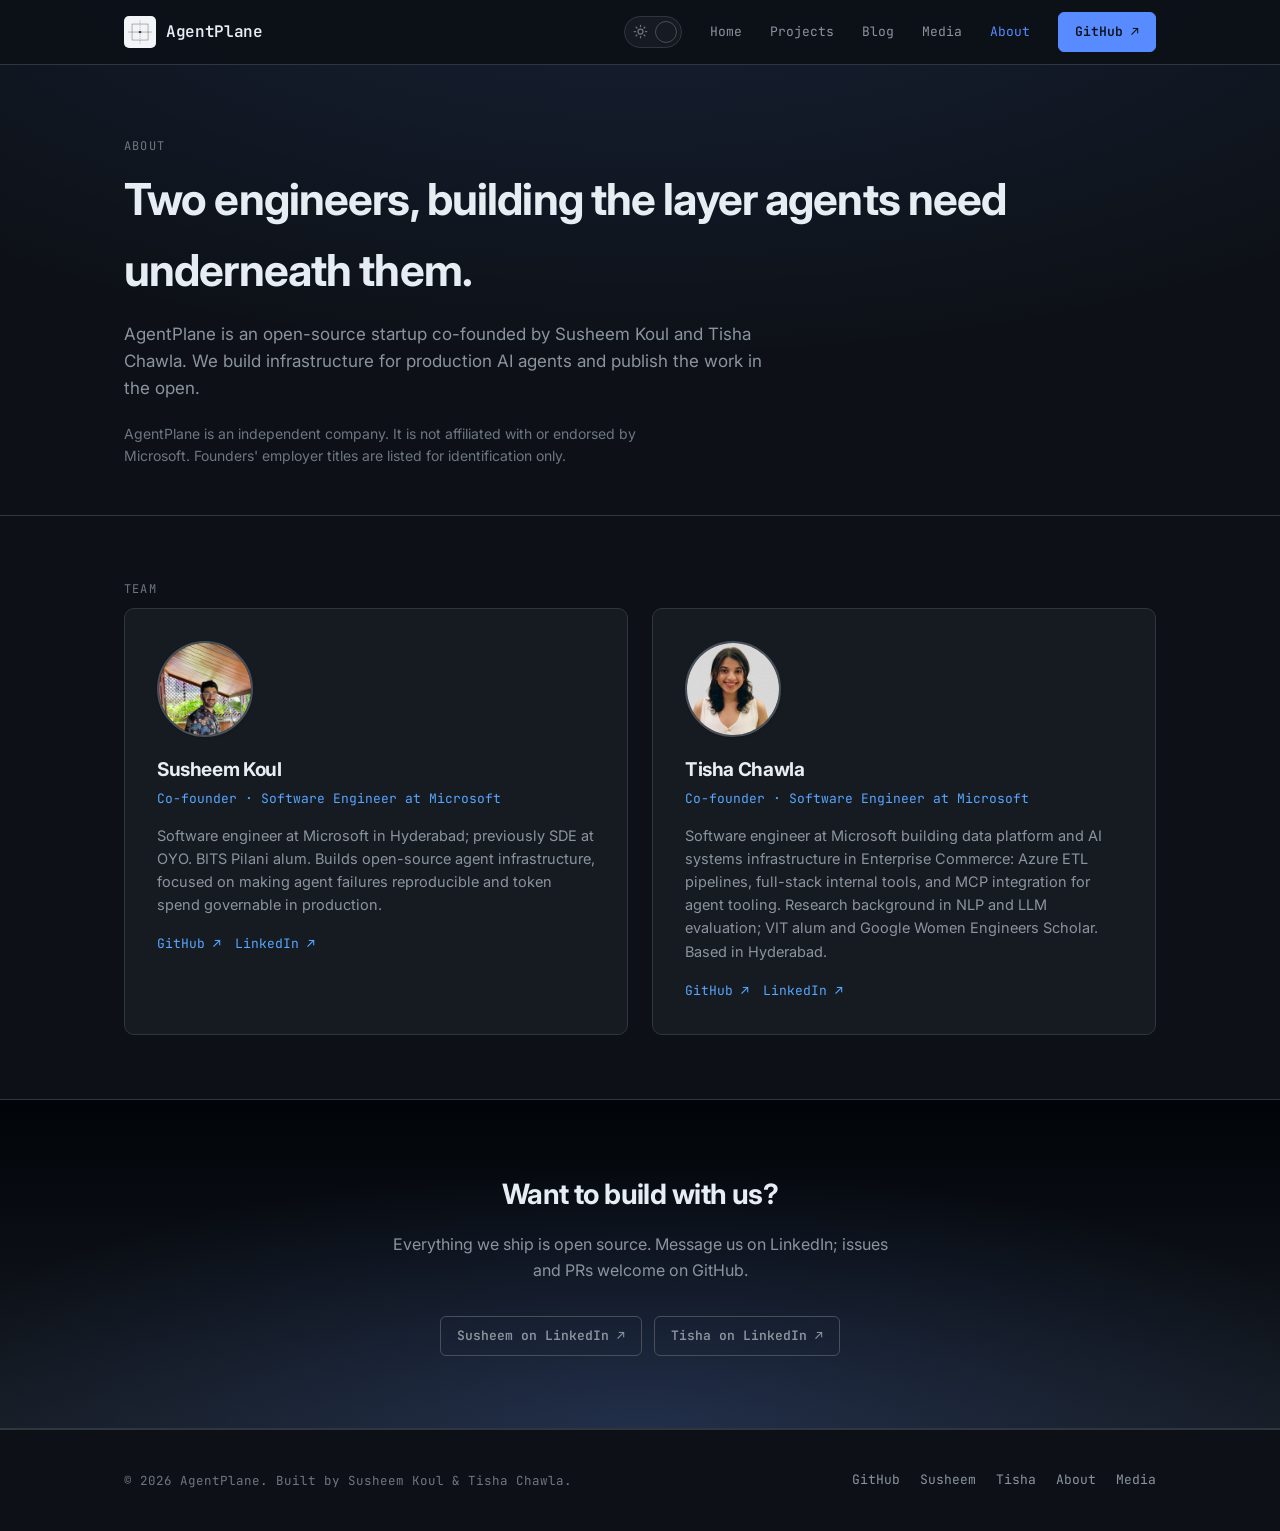
<file: about.html>
<!DOCTYPE html>
<html lang="en">
<head>
<meta charset="UTF-8">
<meta name="viewport" content="width=device-width, initial-scale=1.0">
<title>About - AgentPlane</title>
<meta name="description" content="AgentPlane is an open-source startup built by Susheem Koul and Tisha Chawla, building infrastructure for teams running AI agents in production.">
<link rel="canonical" href="https://theagentplane.github.io/about.html">
<meta property="og:type" content="website">
<meta property="og:url" content="https://theagentplane.github.io/about.html">
<meta property="og:title" content="About - AgentPlane">
<meta property="og:description" content="Open-source startup building Chronicle and TokenOps for production AI agents.">
<meta property="og:image" content="https://theagentplane.github.io/assets/og-about.png">
<meta name="twitter:card" content="summary_large_image">
<meta name="twitter:title" content="About - AgentPlane">
<meta name="twitter:description" content="Open-source startup building Chronicle and TokenOps for production AI agents.">
<meta name="twitter:image" content="https://theagentplane.github.io/assets/og-about.png">
<link rel="icon" href="assets/favicon.png" type="image/png" sizes="32x32">
<link rel="icon" href="assets/favicon-64.png" type="image/png" sizes="64x64">
<link rel="apple-touch-icon" href="assets/apple-touch-icon.png" sizes="180x180">
<link rel="icon" href="assets/icon-192.png" type="image/png" sizes="192x192">
<link rel="preconnect" href="https://fonts.googleapis.com">
<link href="https://fonts.googleapis.com/css2?family=Inter:wght@400;500;600;700&family=JetBrains+Mono:wght@400;500;600;700&display=swap" rel="stylesheet">
<script src="js/theme-init.js"></script>
<link rel="stylesheet" href="css/style.css">
</head>
<body>

<a href="#main-content" class="skip-link">Skip to main content</a>

<nav class="site-nav" aria-label="Main">
  <div class="container">
    <a href="index.html" class="logo">
      <img src="assets/logo-mark.png" alt="AgentPlane logo" class="logo-mark" width="32" height="32">
      AgentPlane
    </a>
    <button type="button" class="nav-toggle" aria-expanded="false" aria-controls="site-nav-menu" aria-label="Open menu">
      <span class="nav-toggle-bar"></span>
      <span class="nav-toggle-bar"></span>
      <span class="nav-toggle-bar"></span>
    </button>
    <div class="nav-links" id="site-nav-menu">
      <a href="index.html">Home</a>
      <a href="projects.html">Projects</a>
      <a href="blog.html">Blog</a>
      <a href="media.html">Media</a>
      <a href="about.html" class="active" aria-current="page">About</a>
      <a href="https://github.com/theagentplane" class="btn btn-solid" target="_blank" rel="noopener">GitHub ↗</a>
    </div>
  </div>
</nav>

<main id="main-content">

<header class="page-header">
  <div class="container">
    <span class="section-label">About</span>
    <h1>Two engineers, building the layer agents need underneath them.</h1>
    <p>AgentPlane is an open-source startup co-founded by Susheem Koul and Tisha Chawla. We build infrastructure for production AI agents and publish the work in the open.</p>
    <p style="font-size:14px; color:var(--text-faint); margin-top:20px;">AgentPlane is an independent company. It is not affiliated with or endorsed by Microsoft. Founders' employer titles are listed for identification only.</p>
  </div>
</header>

<section>
  <div class="container">
    <span class="section-label">Team</span>
    <div class="team-grid">

      <div class="team-card">
        <img class="team-avatar" src="assets/team/susheem-koul.jpg" alt="Susheem Koul" width="96" height="96" loading="lazy" decoding="async">
        <h3>Susheem Koul</h3>
        <div class="team-role">Co-founder · Software Engineer at Microsoft</div>
        <p>Software engineer at Microsoft in Hyderabad; previously SDE at OYO. BITS Pilani alum. Builds open-source agent infrastructure, focused on making agent failures reproducible and token spend governable in production.</p>
        <div class="team-links">
          <a href="https://github.com/susheem-k" target="_blank" rel="noopener">GitHub ↗</a>
          <a href="https://www.linkedin.com/in/susheemkoul/" target="_blank" rel="noopener">LinkedIn ↗</a>
        </div>
      </div>

      <div class="team-card">
        <img class="team-avatar" src="assets/team/tisha-chawla.jpg" alt="Tisha Chawla" width="96" height="96" loading="lazy" decoding="async">
        <h3>Tisha Chawla</h3>
        <div class="team-role">Co-founder · Software Engineer at Microsoft</div>
        <p>Software engineer at Microsoft building data platform and AI systems infrastructure in Enterprise Commerce: Azure ETL pipelines, full-stack internal tools, and MCP integration for agent tooling. Research background in NLP and LLM evaluation; VIT alum and Google Women Engineers Scholar. Based in Hyderabad.</p>
        <div class="team-links">
          <a href="https://github.com/tishachawla-jg" target="_blank" rel="noopener">GitHub ↗</a>
          <a href="https://in.linkedin.com/in/tisha-chawla" target="_blank" rel="noopener">LinkedIn ↗</a>
        </div>
      </div>

    </div>
  </div>
</section>

<section class="cta-band">
  <div class="container">
    <h2>Want to build with us?</h2>
    <p>Everything we ship is open source. Message us on LinkedIn; issues and PRs welcome on GitHub.</p>
    <div class="founders-cta">
      <a href="https://www.linkedin.com/in/susheemkoul/" class="btn btn-ghost" target="_blank" rel="noopener">Susheem on LinkedIn ↗</a>
      <a href="https://in.linkedin.com/in/tisha-chawla" class="btn btn-ghost" target="_blank" rel="noopener">Tisha on LinkedIn ↗</a>
    </div>
    <div data-subscribe hidden style="margin-top:32px;"></div>
  </div>
</section>

</main>

<footer>
  <div class="container">
    <div class="footer-left">© 2026 AgentPlane. Built by Susheem Koul &amp; Tisha Chawla.</div>
    <div class="footer-links">
      <a href="https://github.com/theagentplane" target="_blank" rel="noopener">GitHub</a>
      <a href="https://www.linkedin.com/in/susheemkoul/" target="_blank" rel="noopener">Susheem</a>
      <a href="https://in.linkedin.com/in/tisha-chawla" target="_blank" rel="noopener">Tisha</a>
      <a href="about.html">About</a>
      <a href="media.html">Media</a>
    </div>
  </div>
</footer>

<script src="js/theme.js"></script>
<script src="js/nav.js"></script>
<script src="js/subscribe.js"></script>

</body>
</html>
</file>
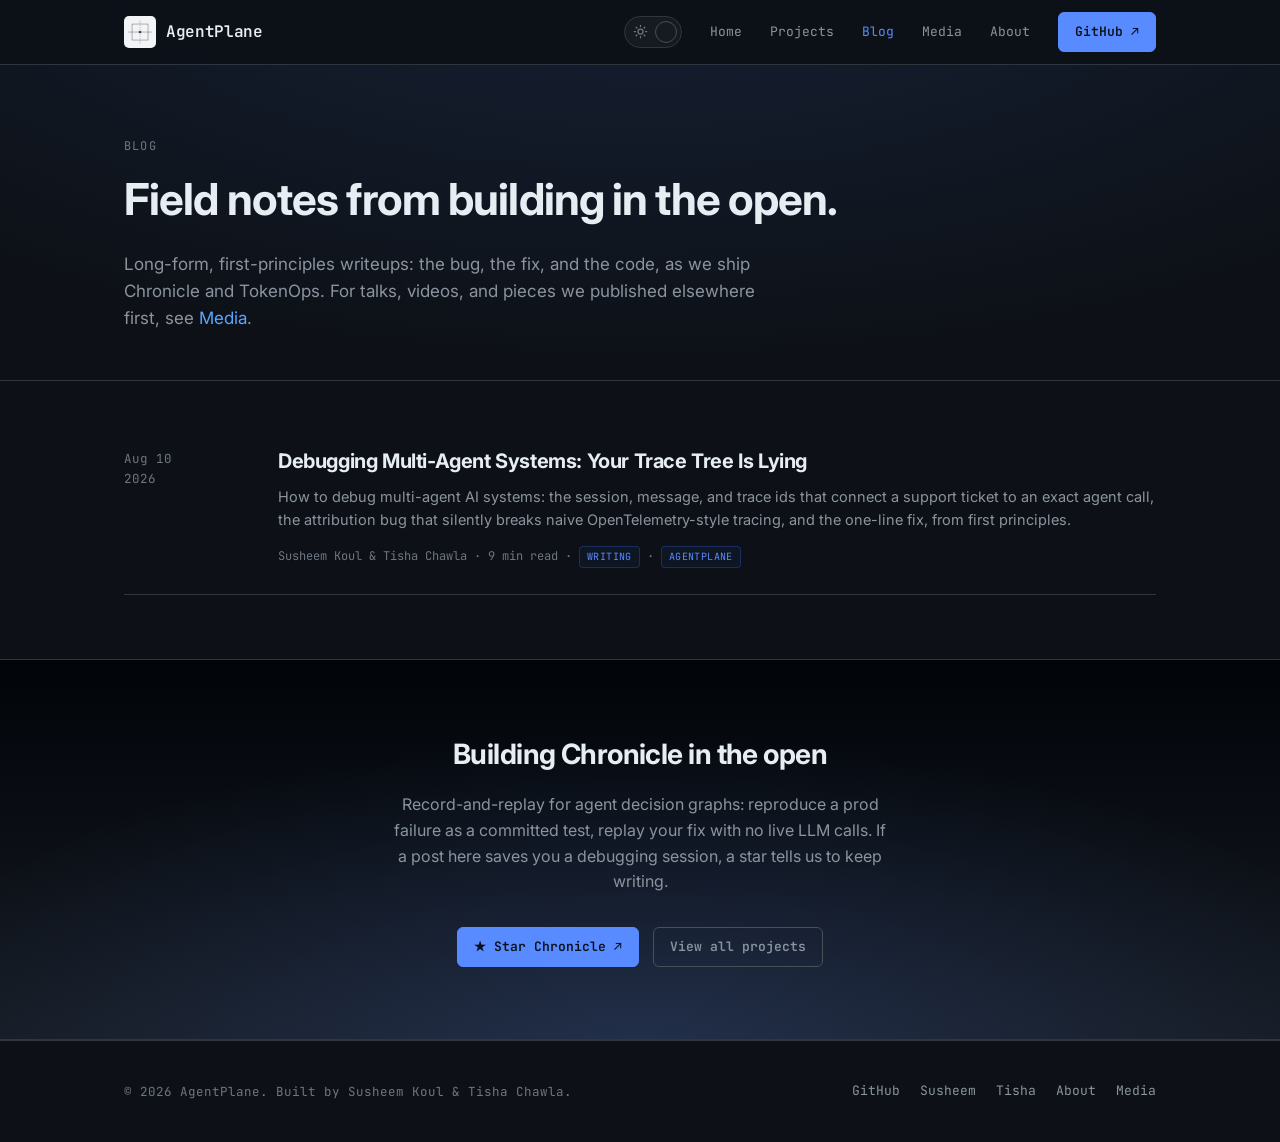
<file: blog.html>
<!DOCTYPE html>
<html lang="en">
<head>
<meta charset="UTF-8">
<meta name="viewport" content="width=device-width, initial-scale=1.0">
<title>Blog - AgentPlane</title>
<meta name="description" content="Long-form, first-principles writing on agent debugging, replay, and token infrastructure from Susheem Koul and Tisha Chawla.">
<link rel="canonical" href="https://theagentplane.github.io/blog.html">
<meta property="og:type" content="website">
<meta property="og:url" content="https://theagentplane.github.io/blog.html">
<meta property="og:title" content="Blog - AgentPlane">
<meta property="og:description" content="Long-form, first-principles writing on agent debugging, replay, and token infrastructure.">
<meta property="og:image" content="https://theagentplane.github.io/assets/og-blog.png">
<meta name="twitter:card" content="summary_large_image">
<meta name="twitter:title" content="Blog - AgentPlane">
<meta name="twitter:description" content="Long-form, first-principles writing on agent debugging, replay, and token infrastructure.">
<meta name="twitter:image" content="https://theagentplane.github.io/assets/og-blog.png">
<link rel="icon" href="assets/favicon.png" type="image/png" sizes="32x32">
<link rel="icon" href="assets/favicon-64.png" type="image/png" sizes="64x64">
<link rel="apple-touch-icon" href="assets/apple-touch-icon.png" sizes="180x180">
<link rel="icon" href="assets/icon-192.png" type="image/png" sizes="192x192">
<link rel="preconnect" href="https://fonts.googleapis.com">
<link href="https://fonts.googleapis.com/css2?family=Inter:wght@400;500;600;700&family=JetBrains+Mono:wght@400;500;600;700&display=swap" rel="stylesheet">
<script src="js/theme-init.js"></script>
<link rel="stylesheet" href="css/style.css">
</head>
<body>

<a href="#main-content" class="skip-link">Skip to main content</a>

<nav class="site-nav" aria-label="Main">
  <div class="container">
    <a href="index.html" class="logo">
      <img src="assets/logo-mark.png" alt="AgentPlane logo" class="logo-mark" width="32" height="32">
      AgentPlane
    </a>
    <button type="button" class="nav-toggle" aria-expanded="false" aria-controls="site-nav-menu" aria-label="Open menu">
      <span class="nav-toggle-bar"></span>
      <span class="nav-toggle-bar"></span>
      <span class="nav-toggle-bar"></span>
    </button>
    <div class="nav-links" id="site-nav-menu">
      <a href="index.html">Home</a>
      <a href="projects.html">Projects</a>
      <a href="blog.html" class="active" aria-current="page">Blog</a>
      <a href="media.html">Media</a>
      <a href="about.html">About</a>
      <a href="https://github.com/theagentplane" class="btn btn-solid" target="_blank" rel="noopener">GitHub ↗</a>
    </div>
  </div>
</nav>

<main id="main-content">

<header class="page-header">
  <div class="container">
    <span class="section-label">Blog</span>
    <h1>Field notes from building in the open.</h1>
    <p>Long-form, first-principles writeups: the bug, the fix, and the code, as we ship Chronicle and TokenOps. For talks, videos, and pieces we published elsewhere first, see <a href="media.html">Media</a>.</p>
  </div>
</header>

<section>
  <div class="container">
    <div id="blog-list" class="post-list"></div>
  </div>
</section>

<section class="cta-band">
  <div class="container">
    <h2>Building Chronicle in the open</h2>
    <p>Record-and-replay for agent decision graphs: reproduce a prod failure as a committed test, replay your fix with no live LLM calls. If a post here saves you a debugging session, a star tells us to keep writing.</p>
    <div class="cta-actions">
      <a href="https://github.com/theagentplane/chronicle" class="btn btn-solid" target="_blank" rel="noopener">★ Star Chronicle ↗</a>
      <a href="projects.html" class="btn btn-ghost">View all projects</a>
    </div>
  </div>
</section>

</main>

<footer>
  <div class="container">
    <div class="footer-left">© 2026 AgentPlane. Built by Susheem Koul &amp; Tisha Chawla.</div>
    <div class="footer-links">
      <a href="https://github.com/theagentplane" target="_blank" rel="noopener">GitHub</a>
      <a href="https://www.linkedin.com/in/susheemkoul/" target="_blank" rel="noopener">Susheem</a>
      <a href="https://in.linkedin.com/in/tisha-chawla" target="_blank" rel="noopener">Tisha</a>
      <a href="about.html">About</a>
      <a href="media.html">Media</a>
    </div>
  </div>
</footer>

<script src="js/theme.js"></script>
<script src="js/nav.js"></script>
<script src="js/media.js"></script>
<script>renderMediaList('blog-list', null, null, 'AgentPlane');</script>

</body>
</html>
</file>
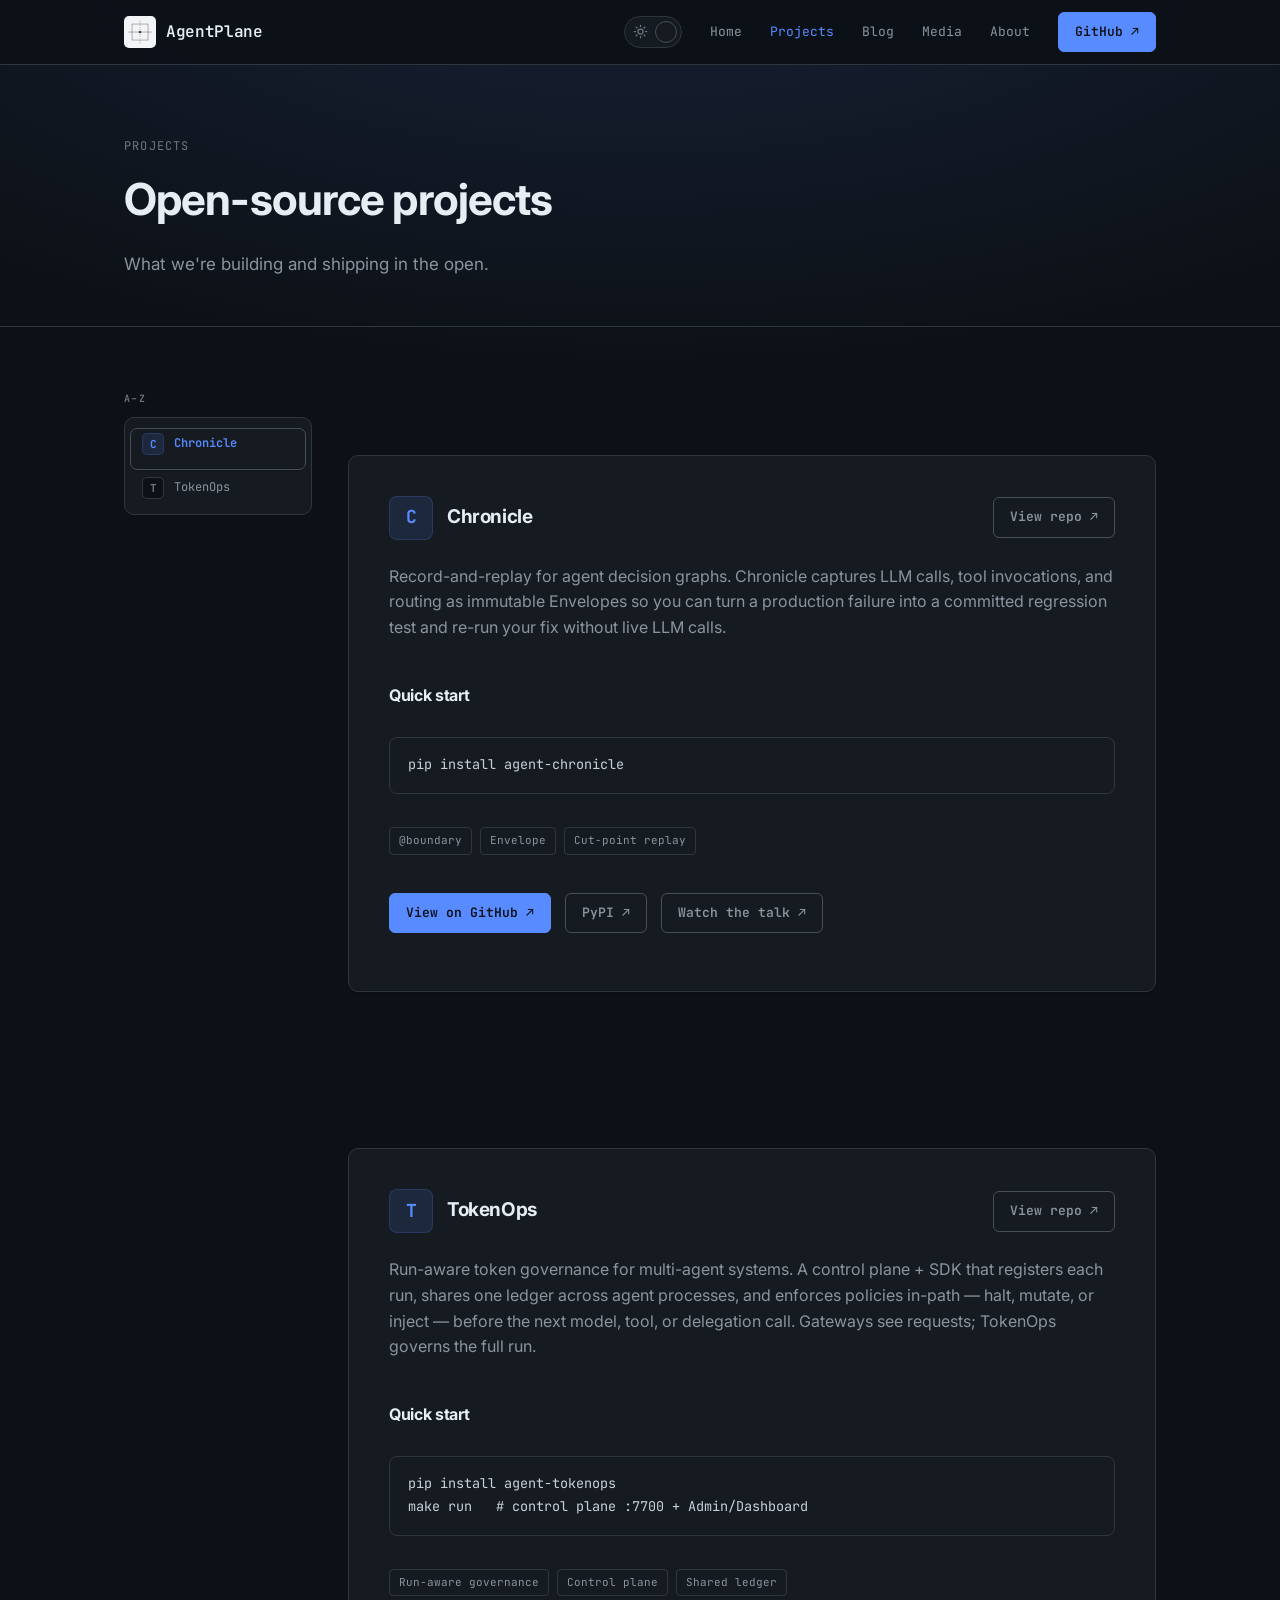
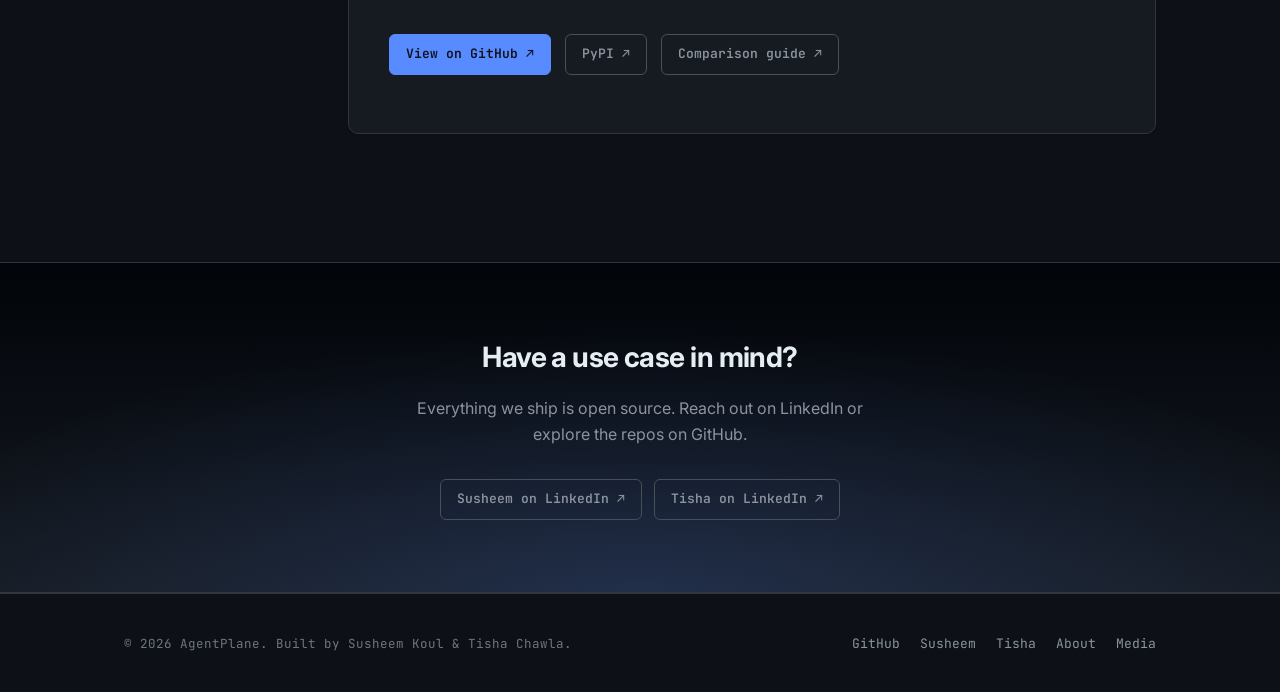
<file: projects.html>
<!DOCTYPE html>
<html lang="en">
<head>
<meta charset="UTF-8">
<meta name="viewport" content="width=device-width, initial-scale=1.0">
<title>Projects - AgentPlane</title>
<meta name="description" content="Open-source tooling and reference architecture for agent observability, token infrastructure, and more, built by AgentPlane.">
<link rel="canonical" href="https://theagentplane.github.io/projects.html">
<meta property="og:type" content="website">
<meta property="og:url" content="https://theagentplane.github.io/projects.html">
<meta property="og:title" content="Projects - AgentPlane">
<meta property="og:description" content="Open-source tooling for agent observability, token infrastructure, and more.">
<meta property="og:image" content="https://theagentplane.github.io/assets/og-projects.png">
<meta name="twitter:card" content="summary_large_image">
<meta name="twitter:title" content="Projects - AgentPlane">
<meta name="twitter:description" content="Open-source tooling for agent observability, token infrastructure, and more.">
<meta name="twitter:image" content="https://theagentplane.github.io/assets/og-projects.png">
<link rel="icon" href="assets/favicon.png" type="image/png" sizes="32x32">
<link rel="icon" href="assets/favicon-64.png" type="image/png" sizes="64x64">
<link rel="apple-touch-icon" href="assets/apple-touch-icon.png" sizes="180x180">
<link rel="icon" href="assets/icon-192.png" type="image/png" sizes="192x192">
<link rel="preconnect" href="https://fonts.googleapis.com">
<link href="https://fonts.googleapis.com/css2?family=Inter:wght@400;500;600;700&family=JetBrains+Mono:wght@400;500;600;700&display=swap" rel="stylesheet">
<script src="js/theme-init.js"></script>
<link rel="stylesheet" href="css/style.css">
</head>
<body>

<a href="#main-content" class="skip-link">Skip to main content</a>

<nav class="site-nav" aria-label="Main">
  <div class="container">
    <a href="index.html" class="logo">
      <img src="assets/logo-mark.png" alt="AgentPlane logo" class="logo-mark" width="32" height="32">
      AgentPlane
    </a>
    <button type="button" class="nav-toggle" aria-expanded="false" aria-controls="site-nav-menu" aria-label="Open menu">
      <span class="nav-toggle-bar"></span>
      <span class="nav-toggle-bar"></span>
      <span class="nav-toggle-bar"></span>
    </button>
    <div class="nav-links" id="site-nav-menu">
      <a href="index.html">Home</a>
      <a href="projects.html" class="active" aria-current="page">Projects</a>
      <a href="blog.html">Blog</a>
      <a href="media.html">Media</a>
      <a href="about.html">About</a>
      <a href="https://github.com/theagentplane" class="btn btn-solid" target="_blank" rel="noopener">GitHub ↗</a>
    </div>
  </div>
</nav>

<main id="main-content">

<header class="page-header">
  <div class="container">
    <span class="section-label">Projects</span>
    <h1>Open-source projects</h1>
    <p>What we're building and shipping in the open.</p>
  </div>
</header>

<section>
  <div class="container">
    <div class="projects-layout projects-layout-page">
      <nav class="project-index" id="project-index" aria-label="Browse projects alphabetically"></nav>
      <div class="projects-panel">

<section id="chronicle" class="project-detail">
    <div class="card project-detail-card">
      <div class="card-top">
        <div style="display:flex; align-items:center; gap:14px;">
          <div class="card-icon" style="width:44px;height:44px;font-size:18px;">C</div>
          <div>
            <h3 style="margin-bottom:2px;">Chronicle</h3>
            <span class="stars" data-github-repo="theagentplane/chronicle" data-github-meta-tail="Python" hidden></span>
          </div>
        </div>
        <a href="https://github.com/theagentplane/chronicle" class="btn btn-ghost" target="_blank" rel="noopener">View repo ↗</a>
      </div>

      <p style="font-size:16px; margin-top:8px;">Record-and-replay for agent decision graphs. Chronicle captures LLM calls, tool invocations, and routing as immutable Envelopes so you can turn a production failure into a committed regression test and re-run your fix without live LLM calls.</p>

      <h4 style="margin-top:24px;">Quick start</h4>
      <pre style="background:var(--bg-elevated); border:1px solid var(--border); border-radius:8px; padding:16px 18px; overflow-x:auto;"><code style="font-family:var(--mono); font-size:13.5px; color:var(--text-prose);">pip install agent-chronicle</code></pre>

      <div class="tag-row" style="margin-top:20px;">
        <span class="tag">@boundary</span>
        <span class="tag">Envelope</span>
        <span class="tag">Cut-point replay</span>
      </div>

      <p style="margin-top:20px;">
        <a href="https://github.com/theagentplane/chronicle" class="btn btn-solid" target="_blank" rel="noopener">View on GitHub ↗</a>
        <a href="https://pypi.org/project/agent-chronicle/" class="btn btn-ghost" style="margin-left:10px;" target="_blank" rel="noopener">PyPI ↗</a>
        <a href="https://www.youtube.com/watch?v=Lc8zRh9muoY" class="btn btn-ghost" style="margin-left:10px;" target="_blank" rel="noopener">Watch the talk ↗</a>
      </p>
    </div>
</section>

<section id="TokenOps" class="project-detail">
    <div class="card project-detail-card">
      <div class="card-top">
        <div style="display:flex; align-items:center; gap:14px;">
          <div class="card-icon" style="width:44px;height:44px;font-size:18px;">T</div>
          <div>
            <h3 style="margin-bottom:2px;">TokenOps</h3>
            <span class="stars" data-github-repo="theagentplane/tokenops" data-github-meta-tail="Python" hidden></span>
          </div>
        </div>
        <a href="https://github.com/theagentplane/tokenops" class="btn btn-ghost" target="_blank" rel="noopener">View repo ↗</a>
      </div>

      <p style="font-size:16px; margin-top:8px;">Run-aware token governance for multi-agent systems. A control plane + SDK that registers each run, shares one ledger across agent processes, and enforces policies in-path — halt, mutate, or inject — before the next model, tool, or delegation call. Gateways see requests; TokenOps governs the full run.</p>

      <h4 style="margin-top:24px;">Quick start</h4>
      <pre style="background:var(--bg-elevated); border:1px solid var(--border); border-radius:8px; padding:16px 18px; overflow-x:auto;"><code style="font-family:var(--mono); font-size:13.5px; color:var(--text-prose);">pip install agent-tokenops
make run   # control plane :7700 + Admin/Dashboard</code></pre>

      <div class="tag-row" style="margin-top:20px;">
        <span class="tag">Run-aware governance</span>
        <span class="tag">Control plane</span>
        <span class="tag">Shared ledger</span>
      </div>

      <p style="margin-top:20px;">
        <a href="https://github.com/theagentplane/tokenops" class="btn btn-solid" target="_blank" rel="noopener">View on GitHub ↗</a>
        <a href="https://pypi.org/project/agent-tokenops/" class="btn btn-ghost" style="margin-left:10px;" target="_blank" rel="noopener">PyPI ↗</a>
        <a href="https://github.com/theagentplane/tokenops/blob/main/docs/product/comparison.md" class="btn btn-ghost" style="margin-left:10px;" target="_blank" rel="noopener">Comparison guide ↗</a>
      </p>
    </div>
</section>
    </div>
  </div>
</section>

<section class="cta-band">
  <div class="container">
    <h2>Have a use case in mind?</h2>
    <p>Everything we ship is open source. Reach out on LinkedIn or explore the repos on GitHub.</p>
    <div class="founders-cta">
      <a href="https://www.linkedin.com/in/susheemkoul/" class="btn btn-ghost" target="_blank" rel="noopener">Susheem on LinkedIn ↗</a>
      <a href="https://in.linkedin.com/in/tisha-chawla" class="btn btn-ghost" target="_blank" rel="noopener">Tisha on LinkedIn ↗</a>
    </div>
  </div>
</section>

</main>

<footer>
  <div class="container">
    <div class="footer-left">© 2026 AgentPlane. Built by Susheem Koul &amp; Tisha Chawla.</div>
    <div class="footer-links">
      <a href="https://github.com/theagentplane" target="_blank" rel="noopener">GitHub</a>
      <a href="https://www.linkedin.com/in/susheemkoul/" target="_blank" rel="noopener">Susheem</a>
      <a href="https://in.linkedin.com/in/tisha-chawla" target="_blank" rel="noopener">Tisha</a>
      <a href="about.html">About</a>
      <a href="media.html">Media</a>
    </div>
  </div>
</footer>

<script src="js/theme.js"></script>
<script src="js/nav.js"></script>
<script src="js/github-stars.js"></script>
<script src="js/projects.js"></script>

</body>
</html>
</file>
<file: css/style.css>
/* ============================================================
   AgentPlane - shared stylesheet
   Theme: clean light docs-site aesthetic (Sphinx/PyData/Docusaurus
   style, as used by AutoGen, LangChain, etc.): blue accent, white
   background, card-based sections, mono for code/logo.
   ============================================================ */

:root {
  --bg: #ffffff;
  --bg-elevated: #f6f8fa;
  --bg-card: #ffffff;
  --bg-muted: #f6f8fa;
  --border: #e5e8eb;
  --border-bright: #d0d7de;
  --text: #1c2128;
  --text-dim: #57606a;
  --text-faint: #8c959f;
  --text-prose: #32393f;
  --accent: #3563e9;
  --accent-dim: #1d4fd6;
  --accent-soft: rgba(53, 99, 233, 0.08);
  --accent-glow: rgba(53, 99, 233, 0.12);
  --cyan: #0969da;
  --cyan-dim: #075fc4;
  --red: #cf222e;
  --nav-bg: rgba(255, 255, 255, 0.88);
  --hero-glow: rgba(53, 99, 233, 0.07);
  --grid-dot: rgba(87, 96, 106, 0.18);
  --shadow-sm: 0 1px 2px rgba(16, 24, 40, 0.03);
  --shadow-md: 0 8px 24px rgba(16, 24, 40, 0.08);
  --shadow-lg: 0 16px 40px rgba(16, 24, 40, 0.12);
  --mono: 'JetBrains Mono', 'IBM Plex Mono', ui-monospace, SFMono-Regular, Menlo, Consolas, monospace;
  --sans: 'Inter', -apple-system, BlinkMacSystemFont, 'Segoe UI', Roboto, sans-serif;
  --radius: 6px;
  --max-width: 1080px;
}

[data-theme="dark"] {
  color-scheme: dark;
  --bg: #0d1117;
  --bg-elevated: #161b22;
  --bg-card: #161b22;
  --bg-muted: #010409;
  --border: #30363d;
  --border-bright: #484f58;
  --text: #e6edf3;
  --text-dim: #8b949e;
  --text-faint: #6e7681;
  --text-prose: #c9d1d9;
  --accent: #588bff;
  --accent-dim: #79a3ff;
  --accent-soft: rgba(88, 139, 255, 0.12);
  --accent-glow: rgba(88, 139, 255, 0.18);
  --cyan: #58a6ff;
  --cyan-dim: #79c0ff;
  --red: #f85149;
  --nav-bg: rgba(13, 17, 23, 0.92);
  --hero-glow: rgba(88, 139, 255, 0.14);
  --grid-dot: rgba(139, 148, 158, 0.15);
  --shadow-sm: 0 1px 2px rgba(0, 0, 0, 0.2);
  --shadow-md: 0 8px 24px rgba(0, 0, 0, 0.35);
  --shadow-lg: 0 16px 40px rgba(0, 0, 0, 0.45);
}

* { box-sizing: border-box; }

html {
  scroll-behavior: smooth;
  scroll-padding-top: 80px;
}

/* Skip link - visible on keyboard focus only */
.skip-link {
  position: absolute;
  top: -100px;
  left: 16px;
  z-index: 100;
  padding: 10px 16px;
  font-family: var(--mono);
  font-size: 13px;
  font-weight: 600;
  color: #ffffff;
  background: var(--accent);
  border-radius: var(--radius);
  text-decoration: none;
}

.skip-link:focus {
  top: 16px;
  outline: 2px solid var(--accent);
  outline-offset: 2px;
  text-decoration: none;
}

body {
  margin: 0;
  background: var(--bg);
  background-image:
    radial-gradient(ellipse 80% 50% at 50% -10%, var(--hero-glow), transparent);
  background-attachment: fixed;
  color: var(--text);
  font-family: var(--sans);
  line-height: 1.6;
  -webkit-font-smoothing: antialiased;
  transition: background-color 0.2s ease, color 0.2s ease;
}

/* Faint dot grid in hero; gradient fade below */
.grid-fade {
  background: linear-gradient(180deg, transparent 0%, var(--bg) 65%);
  position: absolute;
  inset: 0;
  pointer-events: none;
  z-index: 1;
}

.hero-grid {
  position: absolute;
  inset: 0;
  background-image: radial-gradient(circle, var(--grid-dot) 1px, transparent 1px);
  background-size: 22px 22px;
  mask-image: linear-gradient(180deg, black 20%, transparent 85%);
  pointer-events: none;
  z-index: 0;
}

a { color: var(--cyan); text-decoration: none; }
a:hover { text-decoration: underline; }

.container {
  max-width: var(--max-width);
  margin: 0 auto;
  padding: 0 24px;
}

/* ---------- Nav ---------- */

.site-nav {
  position: sticky;
  top: 0;
  z-index: 50;
  background: var(--nav-bg);
  backdrop-filter: blur(10px);
  border-bottom: 1px solid var(--border);
  transition: background-color 0.2s ease, border-color 0.2s ease;
}

.site-nav .container {
  display: flex;
  align-items: center;
  justify-content: space-between;
  height: 64px;
  position: relative;
  gap: 12px;
}

.nav-toggle {
  display: none;
  flex-direction: column;
  justify-content: center;
  gap: 5px;
  width: 40px;
  height: 40px;
  padding: 0;
  border: 1px solid var(--border);
  border-radius: var(--radius);
  background: var(--bg);
  cursor: pointer;
}

.nav-toggle-bar {
  display: block;
  width: 18px;
  height: 2px;
  margin: 0 auto;
  background: var(--text-dim);
  border-radius: 1px;
  transition: background 0.15s ease;
}

.nav-toggle:hover .nav-toggle-bar,
.nav-toggle[aria-expanded="true"] .nav-toggle-bar {
  background: var(--accent);
}

.logo {
  display: flex;
  align-items: center;
  gap: 10px;
  font-family: var(--mono);
  font-weight: 600;
  font-size: 16px;
  color: var(--text);
  letter-spacing: -0.02em;
}

.logo:hover { text-decoration: none; }

.logo-mark {
  width: 32px;
  height: 32px;
  flex-shrink: 0;
  display: block;
  border-radius: 5px;
}

.nav-links {
  display: flex;
  align-items: center;
  gap: 28px;
  font-family: var(--mono);
  font-size: 13px;
}

.nav-links a {
  color: var(--text-dim);
  text-decoration: none;
  transition: color 0.15s ease;
}

.nav-links a:hover,
.nav-links a.active {
  color: var(--accent);
}

.nav-links .btn { color: var(--bg); }

.nav-links .theme-switch {
  align-self: center;
}

/* Theme switch - slider */

.theme-switch {
  display: inline-flex;
  align-items: center;
  padding: 0;
  border: none;
  background: transparent;
  cursor: pointer;
  flex-shrink: 0;
  -webkit-tap-highlight-color: transparent;
}

.theme-switch-track {
  position: relative;
  display: flex;
  align-items: center;
  justify-content: space-between;
  width: 58px;
  height: 32px;
  padding: 0 8px;
  border-radius: 999px;
  background: var(--bg-elevated);
  border: 1px solid var(--border);
  box-sizing: border-box;
  transition: border-color 0.2s ease, background 0.2s ease;
}

.theme-switch:hover .theme-switch-track {
  border-color: var(--border-bright);
}

.theme-switch:focus-visible .theme-switch-track {
  outline: 2px solid var(--accent);
  outline-offset: 2px;
}

.theme-switch-icon {
  width: 15px;
  height: 15px;
  color: var(--text-faint);
  flex-shrink: 0;
  position: relative;
  z-index: 1;
  transition: color 0.2s ease;
}

.theme-switch-thumb {
  position: absolute;
  top: 50%;
  left: 3px;
  width: 22px;
  height: 22px;
  border-radius: 50%;
  background: var(--bg-card);
  border: 1px solid var(--border-bright);
  box-shadow: var(--shadow-sm);
  transition: transform 0.22s cubic-bezier(0.4, 0, 0.2, 1);
  z-index: 2;
  pointer-events: none;
}

[data-theme="light"] .theme-switch-thumb {
  transform: translateY(-50%) translateX(0);
}

[data-theme="dark"] .theme-switch-thumb {
  transform: translateY(-50%) translateX(27px);
}

[data-theme="light"] .theme-switch-track .theme-switch-icon:first-child {
  color: var(--accent);
}

[data-theme="dark"] .theme-switch-track .theme-switch-icon:last-child {
  color: var(--accent);
}

/* ---------- Buttons ---------- */

.btn {
  display: inline-flex;
  align-items: center;
  gap: 8px;
  font-family: var(--mono);
  font-size: 13px;
  font-weight: 600;
  padding: 9px 16px;
  border-radius: var(--radius);
  border: 1px solid var(--accent);
  color: var(--accent) !important;
  text-decoration: none !important;
  transition: all 0.15s ease;
}

.btn:hover {
  background: var(--accent);
  color: var(--bg) !important;
}

.btn-solid {
  background: var(--accent);
  color: var(--bg) !important;
}

.btn-solid:hover {
  background: transparent;
  color: var(--accent) !important;
}

.btn-ghost {
  border-color: var(--border-bright);
  color: var(--text-dim) !important;
}

.btn-ghost:hover {
  border-color: var(--cyan);
  color: var(--cyan) !important;
  background: transparent;
}

/* ---------- Hero ---------- */

.hero {
  position: relative;
  padding: 96px 0 72px;
  overflow: hidden;
}

.hero-layout {
  display: grid;
  grid-template-columns: minmax(0, 1fr) minmax(240px, 420px);
  gap: 48px;
  align-items: center;
  margin-bottom: 56px;
}

.hero-copy-only {
  margin-bottom: 56px;
}

.hero-copy .hero-actions {
  margin-bottom: 0;
}

.hero-media {
  position: relative;
  display: block;
  border-radius: 12px;
  overflow: hidden;
  border: 1px solid var(--border);
  box-shadow: var(--shadow-lg);
  line-height: 0;
  transition: transform 0.2s ease, box-shadow 0.2s ease;
  text-decoration: none !important;
}

.hero-media:hover {
  transform: translateY(-3px);
  box-shadow: var(--shadow-lg);
}

.hero-media img {
  display: block;
  width: 100%;
  height: auto;
  aspect-ratio: 16 / 9;
  object-fit: cover;
  background: var(--bg-elevated);
  image-rendering: auto;
}

.hero-media-badge {
  position: absolute;
  left: 12px;
  bottom: 12px;
  font-family: var(--mono);
  font-size: 11px;
  font-weight: 600;
  letter-spacing: 0.04em;
  text-transform: uppercase;
  color: #fff;
  background: rgba(28, 33, 40, 0.78);
  backdrop-filter: blur(6px);
  padding: 5px 10px;
  border-radius: 4px;
  line-height: 1.4;
}

.eyebrow {
  font-family: var(--mono);
  font-size: 12px;
  letter-spacing: 0.12em;
  text-transform: uppercase;
  color: var(--accent);
  display: flex;
  align-items: center;
  gap: 8px;
  margin-bottom: 20px;
}

.eyebrow::before {
  content: '';
  width: 6px;
  height: 6px;
  border-radius: 50%;
  background: var(--accent);
  box-shadow: 0 0 0 4px var(--accent-glow);
}

h1, h2, h3, h4 {
  font-family: var(--sans);
  font-weight: 700;
  letter-spacing: -0.02em;
  margin: 0 0 16px;
  color: var(--text);
}

.hero h1 {
  font-size: clamp(36px, 5.5vw, 60px);
  line-height: 1.08;
  max-width: 16ch;
}

.hero-copy-only .hero h1,
.hero-layout .hero-copy h1 {
  max-width: 16ch;
}

.hero .lede {
  font-size: 19px;
  color: var(--text-dim);
  max-width: 58ch;
  margin: 0 0 36px;
}

.hero-actions {
  display: flex;
  gap: 14px;
  flex-wrap: wrap;
  margin-bottom: 56px;
}

.hero-copy .hero-actions {
  margin-bottom: 0;
}

.stat-row {
  display: grid;
  grid-template-columns: repeat(auto-fit, minmax(140px, 1fr));
  gap: 16px;
  font-family: var(--mono);
  padding-top: 8px;
}

.stat-card {
  background: var(--bg-card);
  border: 1px solid var(--border);
  border-radius: 10px;
  padding: 20px 22px;
  box-shadow: var(--shadow-sm);
  transition: border-color 0.15s ease, box-shadow 0.15s ease;
}

a.stat-card {
  display: block;
  text-decoration: none;
  color: inherit;
  cursor: pointer;
}

a.stat-card:hover {
  border-color: var(--accent);
  box-shadow: var(--shadow-md);
}

a.stat-card:focus-visible {
  outline: 2px solid var(--accent);
  outline-offset: 2px;
}

.stat-card:not(a):hover {
  border-color: var(--border-bright);
  box-shadow: var(--shadow-md);
}

.stat-row .stat-num {
  font-size: 22px;
  color: var(--text);
  font-weight: 600;
}

.stat-row .stat-label {
  font-size: 12px;
  color: var(--text-faint);
  text-transform: uppercase;
  letter-spacing: 0.08em;
}

/* ---------- Sections ---------- */

section {
  position: relative;
  padding: 64px 0;
}

.section-muted {
  background: var(--bg-muted);
  border-top: 1px solid var(--border);
  border-bottom: 1px solid var(--border);
}

.section-head {
  display: flex;
  align-items: baseline;
  justify-content: space-between;
  margin-bottom: 32px;
  flex-wrap: wrap;
  gap: 12px;
}

.section-head h2 {
  font-size: 26px;
  margin: 0;
}

.section-head .see-all {
  font-family: var(--mono);
  font-size: 13px;
  color: var(--text-dim);
}

.section-label {
  font-family: var(--mono);
  font-size: 12px;
  color: var(--text-faint);
  text-transform: uppercase;
  letter-spacing: 0.1em;
  margin-bottom: 8px;
  display: block;
}

/* ---------- Cards ---------- */

.card-grid {
  display: grid;
  grid-template-columns: repeat(auto-fit, minmax(280px, 1fr));
  gap: 20px;
}

.card {
  background: var(--bg-card);
  border: 1px solid var(--border);
  border-radius: 10px;
  padding: 28px;
  box-shadow: var(--shadow-sm);
  transition: border-color 0.15s ease, transform 0.15s ease, box-shadow 0.15s ease;
  display: flex;
  flex-direction: column;
}

.card:hover {
  border-color: var(--border-bright);
  box-shadow: var(--shadow-md);
  transform: translateY(-2px);
}

.card-top {
  display: flex;
  align-items: center;
  justify-content: space-between;
  margin-bottom: 16px;
}

.card-icon {
  width: 36px;
  height: 36px;
  border-radius: 8px;
  background: var(--accent-soft);
  border: 1px solid var(--accent-glow);
  display: flex;
  align-items: center;
  justify-content: center;
  color: var(--accent);
  font-family: var(--mono);
  font-weight: 700;
}

.card h3 {
  font-size: 19px;
  margin-bottom: 10px;
}

.card p {
  color: var(--text-dim);
  font-size: 14.5px;
  margin: 0 0 18px;
  flex-grow: 1;
}

.tag-row {
  display: flex;
  gap: 8px;
  flex-wrap: wrap;
  margin-bottom: 18px;
}

.tag {
  font-family: var(--mono);
  font-size: 11px;
  color: var(--text-dim);
  background: var(--bg-elevated);
  border: 1px solid var(--border);
  padding: 4px 9px;
  border-radius: 4px;
}

.card-links {
  display: flex;
  gap: 16px;
  font-family: var(--mono);
  font-size: 13px;
  border-top: 1px solid var(--border);
  padding-top: 16px;
  margin-top: auto;
}

.stars {
  color: var(--text-faint);
  font-family: var(--mono);
  font-size: 12px;
  display: inline-flex;
  align-items: center;
  gap: 4px;
}

/* ---------- Blog list ---------- */

.post-list {
  display: flex;
  flex-direction: column;
}

.post-row {
  display: grid;
  grid-template-columns: 130px 1fr;
  gap: 24px;
  padding: 26px 0;
  border-bottom: 1px solid var(--border);
}

.post-row:first-child { padding-top: 0; }

.post-date {
  font-family: var(--mono);
  font-size: 12.5px;
  color: var(--text-faint);
  padding-top: 4px;
}

.post-row h3 {
  font-size: 20px;
  margin-bottom: 8px;
}

.post-row h3 a {
  color: var(--text);
}

.post-row h3 a:hover {
  color: var(--accent);
  text-decoration: none;
}

.post-row p {
  color: var(--text-dim);
  font-size: 14.5px;
  margin: 0 0 10px;
}

.post-meta {
  font-family: var(--mono);
  font-size: 12px;
  color: var(--text-faint);
}

/* Source badges - gallery mixes internal posts with external links */

.source-badge {
  display: inline-block;
  font-family: var(--mono);
  font-size: 10px;
  text-transform: uppercase;
  letter-spacing: 0.04em;
  padding: 2px 7px;
  border-radius: 4px;
  border: 1px solid;
  line-height: 1.6;
}

.source-agentplane {
  color: var(--accent);
  border-color: rgba(53, 99, 233, 0.3);
  background: rgba(53, 99, 233, 0.06);
}

.source-substack {
  color: #ff6719;
  border-color: rgba(255, 103, 25, 0.3);
  background: rgba(255, 103, 25, 0.06);
}

.source-devto {
  color: #0a0a0a;
  border-color: rgba(10, 10, 10, 0.25);
  background: rgba(10, 10, 10, 0.05);
}

.source-linkedin {
  color: #0a66c2;
  border-color: rgba(10, 102, 194, 0.3);
  background: rgba(10, 102, 194, 0.06);
}

.source-medium {
  color: #000000;
  border-color: rgba(0, 0, 0, 0.25);
  background: rgba(0, 0, 0, 0.05);
}

.source-default {
  color: var(--cyan);
  border-color: rgba(9, 105, 218, 0.3);
  background: rgba(9, 105, 218, 0.06);
}

/* Format badges - writing / talk / video */

.format-badge {
  display: inline-block;
  font-family: var(--mono);
  font-size: 10px;
  text-transform: uppercase;
  letter-spacing: 0.04em;
  padding: 2px 7px;
  border-radius: 4px;
  border: 1px solid;
  line-height: 1.6;
}

.format-writing {
  color: var(--accent);
  border-color: rgba(53, 99, 233, 0.3);
  background: rgba(53, 99, 233, 0.06);
}

.format-talk {
  color: #6e40c9;
  border-color: rgba(110, 64, 201, 0.3);
  background: rgba(110, 64, 201, 0.06);
}

.format-video {
  color: #cf222e;
  border-color: rgba(207, 34, 46, 0.3);
  background: rgba(207, 34, 46, 0.06);
}

.source-youtube {
  color: #ff0000;
  border-color: rgba(255, 0, 0, 0.25);
  background: rgba(255, 0, 0, 0.05);
}

/* Media page filters */

.media-filters {
  display: flex;
  gap: 8px;
  flex-wrap: wrap;
  margin-bottom: 8px;
}

.media-filter {
  font-family: var(--mono);
  font-size: 12px;
  font-weight: 600;
  padding: 7px 14px;
  border-radius: var(--radius);
  border: 1px solid var(--border);
  background: var(--bg);
  color: var(--text-dim);
  cursor: pointer;
  transition: all 0.15s ease;
}

.media-filter:hover {
  border-color: var(--border-bright);
  color: var(--text);
}

.media-filter.active {
  border-color: var(--accent);
  color: var(--accent);
  background: var(--accent-soft);
}

/* Projects - alphabetical index slider */

.projects-layout {
  display: grid;
  grid-template-columns: minmax(148px, 188px) minmax(0, 1fr);
  gap: 28px 36px;
  align-items: start;
}

.projects-panel.card-grid {
  grid-template-columns: 1fr;
}

.project-index {
  position: sticky;
  top: 84px;
  align-self: start;
}

.project-index-label {
  display: block;
  font-family: var(--mono);
  font-size: 10px;
  font-weight: 600;
  letter-spacing: 0.14em;
  text-transform: uppercase;
  color: var(--text-faint);
  margin-bottom: 10px;
}

.project-index-track {
  position: relative;
  display: flex;
  flex-direction: column;
  gap: 2px;
  padding: 5px;
  border-radius: 10px;
  border: 1px solid var(--border);
  background: var(--bg-elevated);
}

.project-index-thumb {
  position: absolute;
  left: 5px;
  right: 5px;
  top: 5px;
  height: 40px;
  border-radius: 7px;
  background: var(--bg-card);
  border: 1px solid var(--border-bright);
  box-shadow: var(--shadow-sm);
  transition: transform 0.22s cubic-bezier(0.4, 0, 0.2, 1), height 0.22s ease;
  pointer-events: none;
  z-index: 0;
}

.project-index-btn {
  position: relative;
  z-index: 1;
  display: flex;
  align-items: center;
  gap: 10px;
  width: 100%;
  padding: 10px 12px;
  border: none;
  border-radius: 7px;
  background: transparent;
  cursor: pointer;
  text-align: left;
  font-family: var(--mono);
  font-size: 12px;
  color: var(--text-dim);
  transition: color 0.15s ease;
  -webkit-tap-highlight-color: transparent;
}

.project-index-btn:hover {
  color: var(--text);
}

.project-index-btn.is-active {
  color: var(--accent);
  font-weight: 600;
}

.project-index-letter {
  flex-shrink: 0;
  width: 22px;
  height: 22px;
  display: flex;
  align-items: center;
  justify-content: center;
  border-radius: 5px;
  background: var(--bg);
  border: 1px solid var(--border);
  font-size: 11px;
  font-weight: 700;
  color: var(--text-faint);
}

.project-index-btn.is-active .project-index-letter {
  border-color: var(--accent-glow);
  background: var(--accent-soft);
  color: var(--accent);
}

.project-index-name {
  line-height: 1.3;
  min-width: 0;
  overflow: hidden;
  text-overflow: ellipsis;
  white-space: nowrap;
}

.projects-layout-page .projects-panel {
  display: flex;
  flex-direction: column;
  gap: 28px;
  min-width: 0;
}

.project-detail-card {
  padding: 40px;
}

/* ---------- Article ---------- */

.article-header {
  padding: 72px 0 40px;
  border-bottom: 1px solid var(--border);
}

.article-header h1 {
  font-size: clamp(28px, 4vw, 40px);
  max-width: 22ch;
}

.article-meta {
  font-family: var(--mono);
  font-size: 13px;
  color: var(--text-faint);
  display: flex;
  gap: 16px;
  flex-wrap: wrap;
  margin-top: 20px;
}

.article-body {
  max-width: 700px;
  margin: 0 auto;
  padding: 48px 24px 96px;
}

.article-body p {
  color: var(--text-prose);
  font-size: 17px;
  margin: 0 0 22px;
}

.article-body h2 {
  font-size: 23px;
  margin: 44px 0 16px;
}

.article-body h3 {
  font-size: 18px;
  margin: 32px 0 12px;
  color: var(--accent);
}

.article-body ul, .article-body ol {
  color: var(--text-prose);
  font-size: 16px;
  margin: 0 0 22px;
  padding-left: 22px;
}

.article-body li { margin-bottom: 8px; }

.article-body figure {
  margin: 0 0 28px;
}

.article-body figure img {
  display: block;
  width: 100%;
  height: auto;
  border-radius: 10px;
  box-shadow: var(--shadow-sm);
}

.article-body figcaption {
  font-family: var(--mono);
  font-size: 12px;
  color: var(--text-faint);
  text-align: center;
  margin-top: 10px;
}

.article-body code {
  font-family: var(--mono);
  font-size: 0.88em;
  background: var(--bg-elevated);
  border: 1px solid var(--border);
  padding: 2px 6px;
  border-radius: 4px;
  color: var(--accent);
}

.article-body pre {
  background: var(--bg-elevated);
  border: 1px solid var(--border);
  border-radius: 8px;
  padding: 18px 20px;
  overflow-x: auto;
  margin: 0 0 24px;
}

.article-body pre code {
  background: none;
  border: none;
  padding: 0;
  color: var(--text-prose);
}

.article-body blockquote {
  border-left: 3px solid var(--accent);
  margin: 0 0 24px;
  padding: 4px 0 4px 20px;
  color: var(--text-dim);
  font-style: italic;
}

.byline {
  display: flex;
  align-items: center;
  gap: 12px;
  margin-top: 28px;
  padding-top: 28px;
  border-top: 1px solid var(--border);
}

.byline-avatar {
  width: 40px;
  height: 40px;
  border-radius: 50%;
  background: var(--bg-elevated);
  border: 1px solid var(--border-bright);
  display: flex;
  align-items: center;
  justify-content: center;
  font-family: var(--mono);
  font-weight: 700;
  color: var(--accent);
}

.byline-name { font-weight: 600; font-size: 14.5px; }
.byline-role { font-size: 13px; color: var(--text-faint); }

/* ---------- Team ---------- */

.team-grid {
  display: grid;
  grid-template-columns: repeat(auto-fit, minmax(300px, 1fr));
  gap: 24px;
}

.team-card {
  background: var(--bg-card);
  border: 1px solid var(--border);
  border-radius: 10px;
  padding: 32px;
}

.team-avatar {
  width: 96px;
  height: 96px;
  border-radius: 50%;
  object-fit: cover;
  object-position: center top;
  border: 2px solid var(--border-bright);
  box-shadow: var(--shadow-sm);
  margin-bottom: 18px;
  display: block;
  background: var(--bg-elevated);
  image-rendering: auto;
}

.team-card h3 { margin-bottom: 4px; font-size: 19px; }

.team-role {
  font-family: var(--mono);
  font-size: 13px;
  color: var(--cyan);
  margin-bottom: 14px;
}

.team-card p {
  color: var(--text-dim);
  font-size: 14.5px;
  margin: 0 0 18px;
}

.team-links {
  display: flex;
  gap: 14px;
  font-family: var(--mono);
  font-size: 13px;
}

/* ---------- CTA band ---------- */

.cta-band {
  background:
    linear-gradient(180deg, var(--bg-muted) 0%, var(--bg-elevated) 100%);
  border-top: 1px solid var(--border);
  border-bottom: 1px solid var(--border);
  text-align: center;
  padding: 72px 0;
  position: relative;
  overflow: hidden;
}

.cta-band::before {
  content: '';
  position: absolute;
  inset: 0;
  background: radial-gradient(ellipse 60% 80% at 50% 100%, var(--accent-glow), transparent);
  pointer-events: none;
}

.cta-band .container {
  position: relative;
  z-index: 1;
}

.cta-band h2 { font-size: 28px; }

.cta-band p {
  color: var(--text-dim);
  max-width: 50ch;
  margin: 0 auto 32px;
}

.cta-actions {
  display: flex;
  gap: 14px;
  justify-content: center;
  flex-wrap: wrap;
}

.founders-cta {
  display: flex;
  gap: 12px;
  justify-content: center;
  flex-wrap: wrap;
}

.founders-cta .btn {
  min-width: 11.5rem;
  justify-content: center;
}

/* ---------- Footer ---------- */

footer {
  border-top: 1px solid var(--border);
  padding: 40px 0;
}

footer .container {
  display: flex;
  align-items: center;
  justify-content: space-between;
  flex-wrap: wrap;
  gap: 16px;
}

.footer-left {
  font-family: var(--mono);
  font-size: 12.5px;
  color: var(--text-faint);
}

.footer-links {
  display: flex;
  gap: 20px;
  font-family: var(--mono);
  font-size: 13px;
}

.footer-links a { color: var(--text-dim); }
.footer-links a:hover { color: var(--accent); }

/* ---------- Page header (non-hero pages) ---------- */

.page-header {
  padding: 72px 0 48px;
  border-bottom: 1px solid var(--border);
}

.page-header h1 {
  font-size: clamp(32px, 4.5vw, 44px);
}

.page-header p {
  color: var(--text-dim);
  font-size: 17px;
  max-width: 60ch;
  margin: 0;
}

/* ---------- Mission ---------- */

.mission-block {
  max-width: 720px;
  margin: 0 auto;
  text-align: center;
}

.mission-statement {
  font-size: clamp(22px, 3vw, 28px);
  font-weight: 600;
  line-height: 1.35;
  letter-spacing: -0.02em;
  color: var(--text);
  margin: 0 0 20px;
}

.mission-support {
  font-size: 16px;
  color: var(--text-dim);
  margin: 0;
  line-height: 1.6;
}

/* ---------- Pillars (legacy - unused) ---------- */

.pillars {
  display: grid;
  grid-template-columns: repeat(auto-fit, minmax(240px, 1fr));
  gap: 20px;
}

.pillar {
  background: var(--bg-card);
  border: 1px solid var(--border);
  border-radius: 10px;
  padding: 28px;
  box-shadow: var(--shadow-sm);
  transition: border-color 0.15s ease, transform 0.15s ease, box-shadow 0.15s ease;
}

.pillar:hover {
  border-color: var(--border-bright);
  box-shadow: var(--shadow-md);
  transform: translateY(-2px);
}

.pillar-icon {
  width: 40px;
  height: 40px;
  border-radius: 10px;
  background: var(--accent-soft);
  border: 1px solid var(--accent-glow);
  display: flex;
  align-items: center;
  justify-content: center;
  font-family: var(--mono);
  font-size: 18px;
  color: var(--accent);
  margin-bottom: 16px;
}

.pillar h3 {
  font-size: 17px;
  margin-bottom: 8px;
}

.pillar p {
  color: var(--text-dim);
  font-size: 14.5px;
  margin: 0;
}

/* ---------- Media cards (homepage) ---------- */

.media-card-grid {
  display: grid;
  grid-template-columns: repeat(auto-fit, minmax(300px, 1fr));
  gap: 20px;
}

.media-card {
  display: flex;
  flex-direction: column;
  background: var(--bg-card);
  border: 1px solid var(--border);
  border-radius: 12px;
  overflow: hidden;
  box-shadow: var(--shadow-sm);
  text-decoration: none !important;
  color: inherit;
  transition: border-color 0.15s ease, transform 0.15s ease, box-shadow 0.15s ease;
}

.media-card:hover {
  border-color: var(--border-bright);
  box-shadow: var(--shadow-md);
  transform: translateY(-3px);
}

.media-card-thumb {
  aspect-ratio: 16 / 9;
  background: var(--bg-elevated);
  overflow: hidden;
  line-height: 0;
}

.media-card-thumb img {
  width: 100%;
  height: 100%;
  object-fit: cover;
  display: block;
  image-rendering: auto;
}

.media-card-thumb-fallback {
  display: flex;
  align-items: center;
  justify-content: center;
  background: linear-gradient(135deg, var(--accent-soft), var(--bg-elevated));
}

.media-card-thumb-fallback span {
  font-family: var(--mono);
  font-size: 12px;
  font-weight: 600;
  text-transform: uppercase;
  letter-spacing: 0.08em;
  color: var(--accent);
}

.media-card-body {
  padding: 22px 24px 24px;
  display: flex;
  flex-direction: column;
  flex: 1;
}

.media-card-badges {
  display: flex;
  gap: 8px;
  flex-wrap: wrap;
  margin-bottom: 12px;
}

.media-card h3 {
  font-size: 18px;
  margin-bottom: 8px;
  color: var(--text);
}

.media-card p {
  color: var(--text-dim);
  font-size: 14.5px;
  margin: 0 0 14px;
  flex: 1;
}

.media-card-meta {
  font-family: var(--mono);
  font-size: 12px;
  color: var(--text-faint);
}

/* ---------- Founders strip ---------- */

.founders-strip {
  display: flex;
  align-items: center;
  justify-content: space-between;
  gap: 24px;
  flex-wrap: wrap;
  background: var(--bg-card);
  border: 1px solid var(--border);
  border-radius: 12px;
  padding: 28px 32px;
  box-shadow: var(--shadow-sm);
}

.founders-strip-copy h3 {
  font-size: 18px;
  margin-bottom: 6px;
}

.founders-strip-copy p {
  color: var(--text-dim);
  font-size: 14.5px;
  margin: 0;
  max-width: 52ch;
}

.founders-avatars {
  display: flex;
  align-items: center;
  gap: 12px;
}

.founder-pill {
  display: flex;
  align-items: center;
  gap: 10px;
  font-family: var(--mono);
  font-size: 13px;
  color: var(--text-dim);
  padding: 8px 14px;
  border: 1px solid var(--border);
  border-radius: 999px;
  background: var(--bg-elevated);
  text-decoration: none !important;
  transition: border-color 0.15s ease, color 0.15s ease;
}

.founder-pill:hover {
  border-color: var(--accent);
  color: var(--accent);
}

.founder-pill-initials,
.founder-pill-avatar {
  width: 28px;
  height: 28px;
  border-radius: 50%;
  flex-shrink: 0;
}

.founder-pill-initials {
  background: var(--accent-soft);
  border: 1px solid var(--accent-glow);
  display: flex;
  align-items: center;
  justify-content: center;
  font-size: 11px;
  font-weight: 700;
  color: var(--accent);
}

.founder-pill-avatar {
  object-fit: cover;
  object-position: center top;
  border: 1px solid var(--border-bright);
  background: var(--bg-elevated);
  display: block;
}

.card-accent-chronicle {
  border-top: 3px solid var(--accent);
}

.card-accent-tokenops {
  border-top: 3px solid var(--cyan);
}

/* ---------- Responsive ---------- */

@media (max-width: 640px) {
  .nav-toggle { display: flex; }

  .site-nav .container > .theme-switch {
    margin-left: auto;
    flex-shrink: 0;
  }

  .nav-toggle {
    margin-left: 10px;
  }

  .theme-switch { flex-shrink: 0; }

  .nav-links {
    display: none;
    position: absolute;
    top: calc(100% + 1px);
    left: 0;
    right: 0;
    flex-direction: column;
    align-items: stretch;
    gap: 0;
    padding: 12px 24px 20px;
    background: var(--nav-bg);
    border-bottom: 1px solid var(--border);
    box-shadow: 0 8px 24px rgba(16, 24, 40, 0.08);
  }

  .nav-links.is-open { display: flex; }

  .nav-links a {
    padding: 12px 0;
    border-bottom: 1px solid var(--border);
  }

  .nav-links a:last-child { border-bottom: none; }

  .nav-links .btn {
    margin-top: 8px;
    justify-content: center;
  }

  .post-row { grid-template-columns: 1fr; gap: 6px; }
  .hero { padding: 56px 0 40px; }
  .hero-layout {
    grid-template-columns: 1fr;
    gap: 28px;
    margin-bottom: 40px;
  }
  .hero-layout .hero-media {
    order: -1;
    max-width: 520px;
  }
  .hero h1 { max-width: none; }
  .stat-row { gap: 24px; }

  .projects-layout {
    grid-template-columns: 1fr;
    gap: 20px;
  }

  .project-index {
    position: static;
    overflow-x: auto;
    -webkit-overflow-scrolling: touch;
  }

  .project-index-track {
    flex-direction: row;
    width: max-content;
    min-width: 100%;
  }

  .project-index-thumb {
    top: 5px;
    bottom: auto;
    height: auto !important;
    width: auto;
    transform: translateX(0);
    transition: transform 0.22s cubic-bezier(0.4, 0, 0.2, 1), width 0.22s ease, height 0.22s ease;
  }

  .project-index-btn {
    width: auto;
    flex-shrink: 0;
    max-width: 160px;
  }
}

/* ============================================================
   Newsletter subscribe block (js/subscribe.js)
   ============================================================ */

.subscribe-card {
  display: flex;
  align-items: center;
  gap: 20px;
  text-align: left;
  max-width: 720px;
  margin: 0 auto;
  padding: 24px 28px;
  background: var(--bg-card);
  border: 1px solid var(--border);
  border-radius: var(--radius);
  box-shadow: var(--shadow-sm);
}

.subscribe-icon {
  width: 28px;
  height: 28px;
  flex-shrink: 0;
  color: var(--accent);
}

.subscribe-text {
  flex: 1 1 auto;
  min-width: 0;
}

.subscribe-text h3 {
  margin: 0 0 4px;
  font-size: 17px;
  line-height: 1.3;
}

.subscribe-text p {
  margin: 0;
  font-size: 14px;
  color: var(--text-dim);
  line-height: 1.5;
}

.subscribe-cta {
  flex-shrink: 0;
  white-space: nowrap;
}

@media (max-width: 640px) {
  .subscribe-card {
    flex-direction: column;
    align-items: flex-start;
    gap: 14px;
    padding: 20px;
  }

  .subscribe-cta {
    width: 100%;
    text-align: center;
  }
}
</file>
